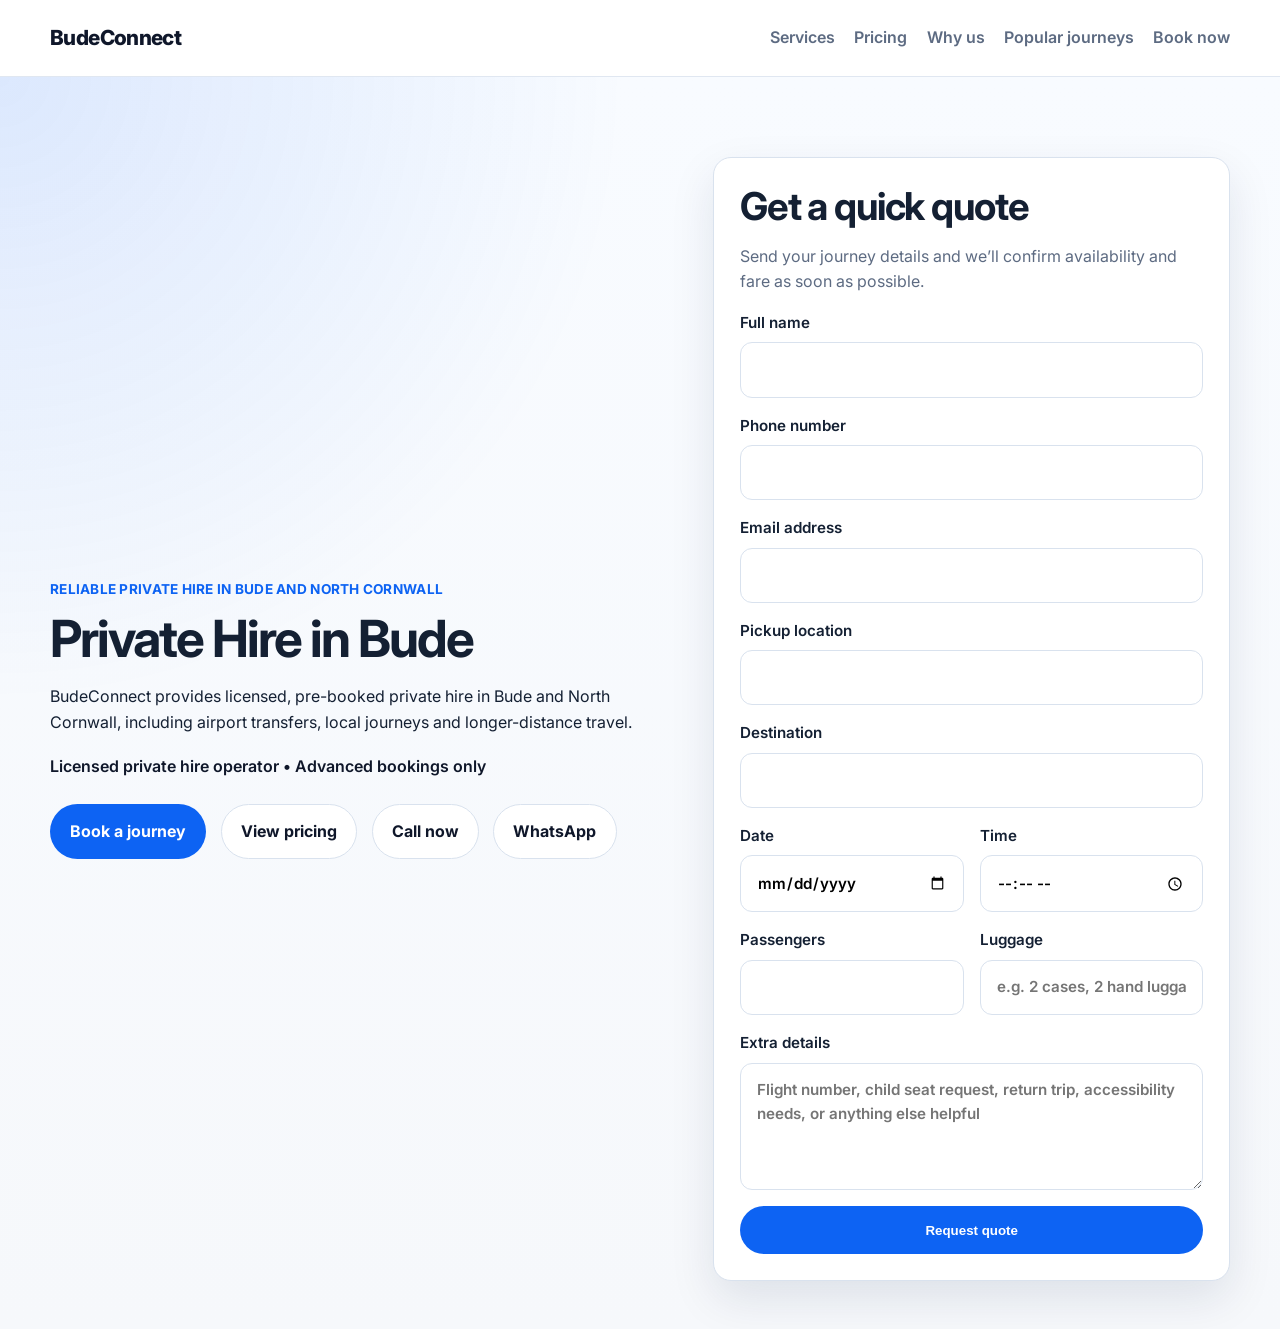
<file: index.html>
<!DOCTYPE html>
<html lang="en">
<head>
  <meta charset="UTF-8" />
  <meta name="viewport" content="width=device-width, initial-scale=1.0" />
<title>Bude Private Hire | Airport Transfers & Local Journeys | BudeConnect</title>
<meta name="description" content="Licensed private hire in Bude for airport transfers, local journeys and longer-distance travel across North Cornwall. Pre-book with BudeConnect.">
  <link rel="preconnect" href="https://fonts.googleapis.com">
  <link rel="preconnect" href="https://fonts.gstatic.com" crossorigin>
  <link href="https://fonts.googleapis.com/css2?family=Inter:wght@400;500;600;700;800&display=swap" rel="stylesheet">
  <link rel="stylesheet" href="assets/styles.css" />
</head>
<body>
  <header class="site-header">
    <div class="container nav">
      <a href="index.html" class="logo">BudeConnect</a>
      <nav>
        <a href="#services">Services</a>
        <a href="pricing.html">Pricing</a>
        <a href="#why-us">Why us</a>
        <a href="#journeys">Popular journeys</a>
        <a href="#booking">Book now</a>
      </nav>
    </div>
  </header>

  <main>
    <section class="hero">
      <div class="container hero-grid">
        <div class="hero-copy">
          <p class="eyebrow">Reliable private hire in Bude and North Cornwall</p>
         <h1>Private Hire in Bude</h1>
         <p>BudeConnect provides licensed, pre-booked private hire in Bude and North Cornwall, including airport transfers, local journeys and longer-distance travel.</p>
          <p class="hero-note">Licensed private hire operator • Advanced bookings only</p>

          <div class="hero-actions">
            <a class="btn btn-primary" href="#booking">Book a journey</a>
            <a class="btn btn-secondary" href="pricing.html">View pricing</a>
            <a class="btn btn-secondary" href="tel:07399418064">Call now</a>
            <a class="btn btn-secondary" href="https://wa.me/447399418064">WhatsApp</a>
          </div>
        </div>

        <div class="booking-card" id="booking">
          <h2>Get a quick quote</h2>
          <p>Send your journey details and we’ll confirm availability and fare as soon as possible.</p>

          <form action="https://formspree.io/f/xaqpllnl" method="POST" class="booking-form">
            <label>
              Full name
              <input type="text" name="name" required>
            </label>

            <label>
              Phone number
              <input type="tel" name="phone" required>
            </label>

            <label>
              Email address
              <input type="email" name="email">
            </label>

            <label>
              Pickup location
              <input type="text" name="pickup" required>
            </label>

            <label>
              Destination
              <input type="text" name="destination" required>
            </label>

            <div class="form-row">
              <label>
                Date
                <input type="date" name="date" required>
              </label>

              <label>
                Time
                <input type="time" name="time" required>
              </label>
            </div>

            <div class="form-row">
              <label>
                Passengers
                <input type="number" name="passengers" min="1" max="8" required>
              </label>

              <label>
                Luggage
                <input type="text" name="luggage" placeholder="e.g. 2 cases, 2 hand luggage">
              </label>
            </div>

            <label>
              Extra details
              <textarea name="message" rows="4" placeholder="Flight number, child seat request, return trip, accessibility needs, or anything else helpful"></textarea>
            </label>

            <button type="submit" class="btn btn-primary btn-full">Request quote</button>
          </form>
        </div>
      </div>
    </sect
</file>
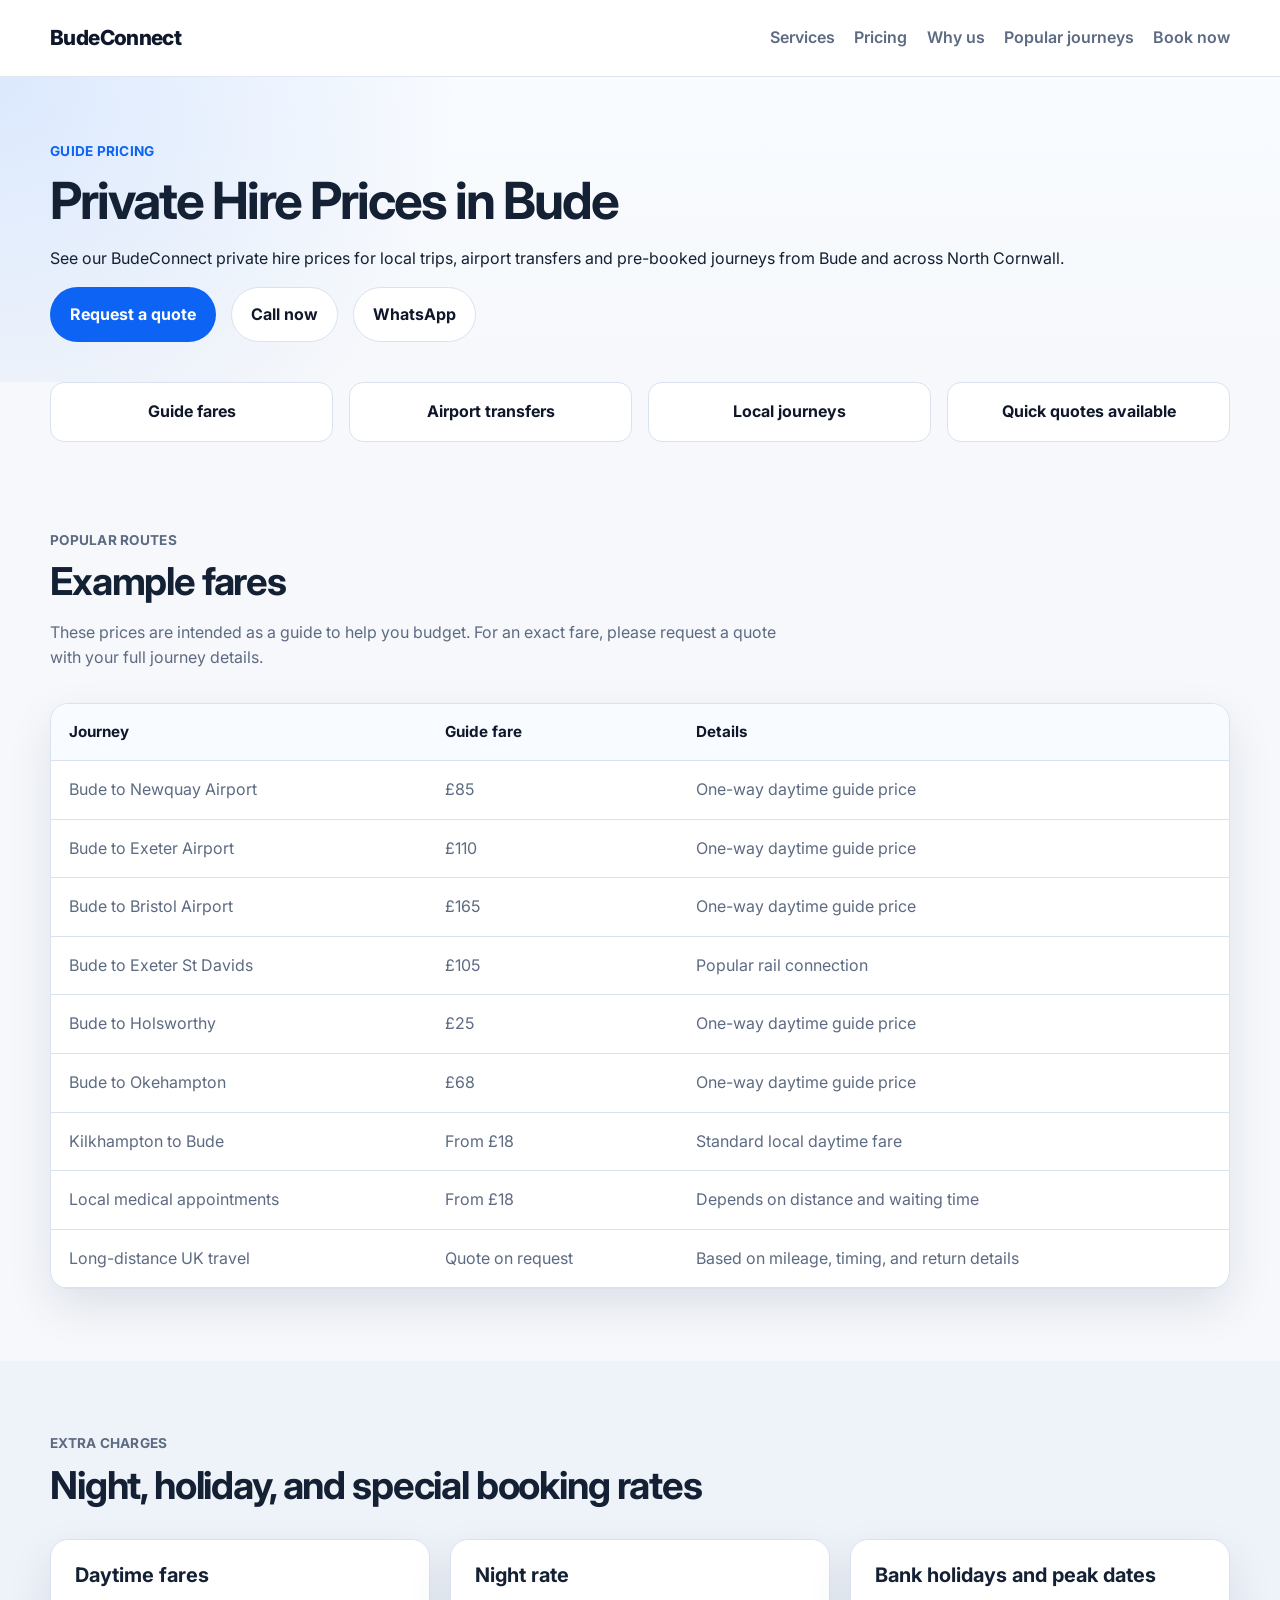
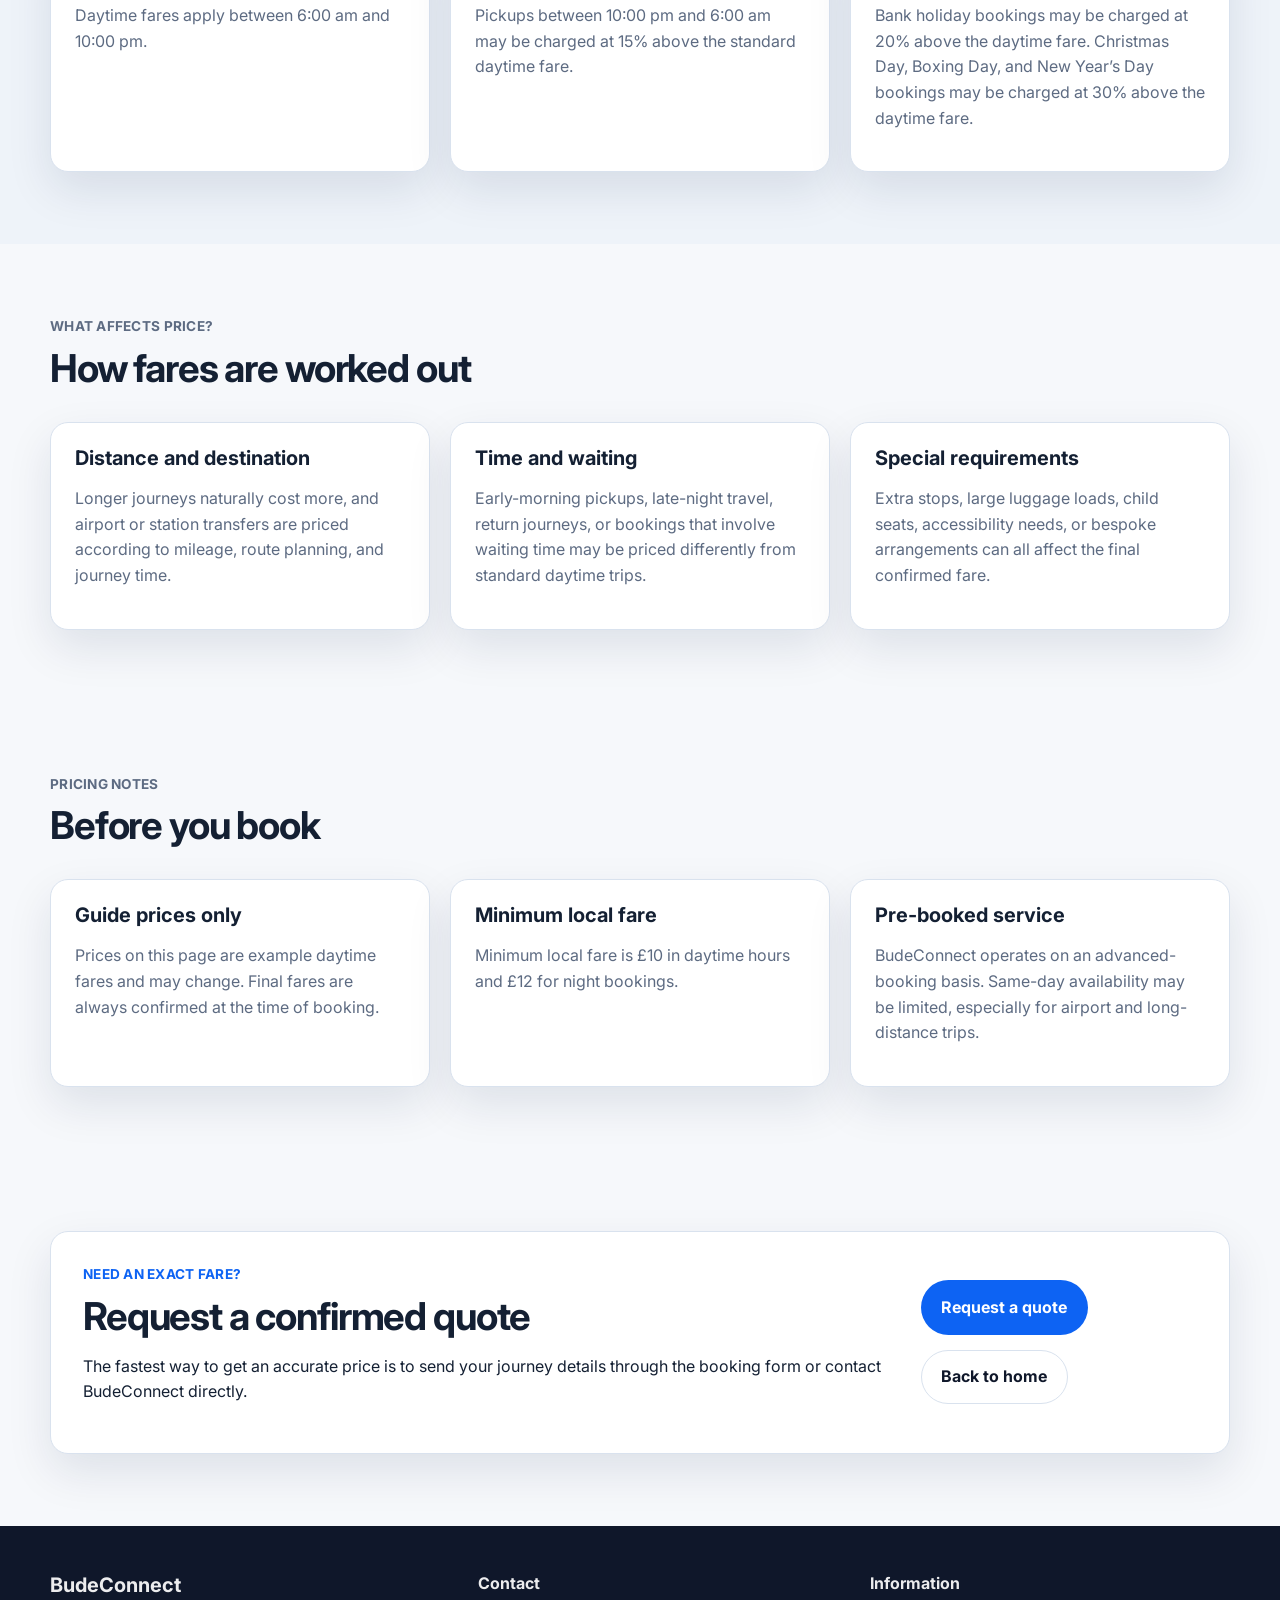
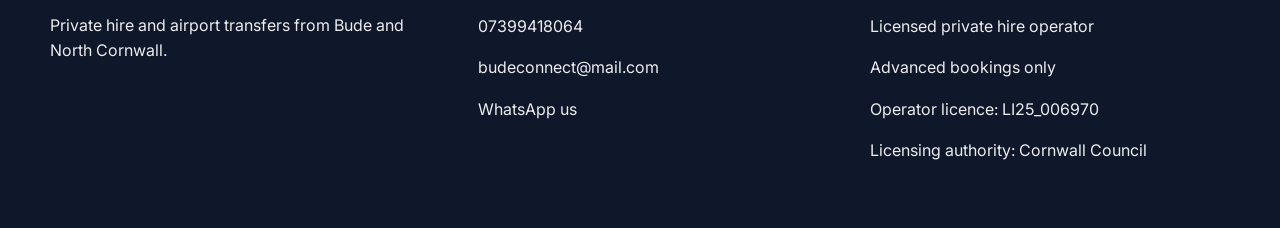
<file: pricing.html>
<!DOCTYPE html>
<html lang="en">
<head>
  <meta charset="UTF-8" />
  <meta name="viewport" content="width=device-width, initial-scale=1.0" />
  <title>Bude Private Hire Prices | BudeConnect</title>
<meta name="description" content="View BudeConnect private hire prices for local journeys, airport transfers and longer-distance travel from Bude and North Cornwall.">
  <link rel="preconnect" href="https://fonts.googleapis.com">
  <link rel="preconnect" href="https://fonts.gstatic.com" crossorigin>
  <link href="https://fonts.googleapis.com/css2?family=Inter:wght@400;500;600;700;800&display=swap" rel="stylesheet">
  <link rel="stylesheet" href="assets/styles.css" />
</head>
<body>
  <header class="site-header">
    <div class="container nav">
      <a href="index.html" class="logo">BudeConnect</a>
      <nav>
        <a href="index.html#services">Services</a>
        <a href="pricing.html">Pricing</a>
        <a href="index.html#why-us">Why us</a>
        <a href="index.html#journeys">Popular journeys</a>
        <a href="index.html#booking">Book now</a>
      </nav>
    </div>
  </header>

  <main>
    <section class="hero hero-small">
      <div class="container">
        <p class="eyebrow">Guide pricing</p>
        <h1>Private Hire Prices in Bude</h1>
<p>See our BudeConnect private hire prices for local trips, airport transfers and pre-booked journeys from Bude and across North Cornwall.</p>
        <div class="hero-actions">
          <a class="btn btn-primary" href="index.html#booking">Request a quote</a>
          <a class="btn btn-secondary" href="tel:07399418064">Call now</a>
          <a class="btn btn-secondary" href="https://wa.me/447399418064">WhatsApp</a>
        </div>
      </div>
    </section>

    <section class="trust-strip">
      <div class="container trust-items">
        <div>Guide fares</div>
        <div>Airport transfers</div>
        <div>Local journeys</div>
        <div>Quick quotes available</div>
      </div>
    </section>

    <section class="section">
      <div class="container">
        <div class="section-heading">
          <p class="eyebrow">Popular routes</p>
          <h2>Example fares</h2>
          <p>
            These prices are intended as a guide to help you budget. For an exact fare, please request a quote with your full journey details.
          </p>
        </div>

        <div class="pricing-table-wrap">
          <table class="pricing-table">
            <thead>
              <tr>
                <th>Journey</th>
                <th>Guide fare</th>
                <th>Details</th>
              </tr>
            </thead>
            <tbody>
              <tr>
                <td>Bude to Newquay Airport</td>
                <td>£85</td>
                <td>One-way daytime guide price</td>
              </tr>
              <tr>
                <td>Bude to Exeter Airport</td>
                <td>£110</td>
                <td>One-way daytime guide price</td>
              </tr>
              <tr>
                <td>Bude to Bristol Airport</td>
                <td>£165</td>
                <td>One-way daytime guide price</td>
              </tr>
              <tr>
                <td>Bude to Exeter St Davids</td>
                <td>£105</td>
                <td>Popular rail connection</td>
              </tr>
              <tr>
                <td>Bude to Holsworthy</td>
                <td>£25</td>
                <td>One-way daytime guide price</td>
              </tr>
              <tr>
                <td>Bude to Okehampton</td>
                <td>£68</td>
                <td>One-way daytime guide price</td>
              </tr>
              <tr>
                <td>Kilkhampton to Bude</td>
                <td>From £18</td>
                <td>Standard local daytime fare</td>
              </tr>
              <tr>
                <td>Local medical appointments</td>
                <td>From £18</td>
                <td>Depends on distance and waiting time</td>
              </tr>
              <tr>
                <td>Long-distance UK travel</td>
                <td>Quote on request</td>
                <td>Based on mileage, timing, and return details</td>
              </tr>
            </tbody>
          </table>
        </div>
      </div>
    </section>

    <section class="section alt">
      <div class="container">
        <div class="section-heading">
          <p class="eyebrow">Extra charges</p>
          <h2>Night, holiday, and special booking rates</h2>
        </div>

        <div class="cards">
          <article class="card">
            <h3>Daytime fares</h3>
            <p>
              Daytime fares apply between 6:00 am and 10:00 pm.
            </p>
          </article>

          <article class="card">
            <h3>Night rate</h3>
            <p>
              Pickups between 10:00 pm and 6:00 am may be charged at 15% above the standard daytime fare.
            </p>
          </article>

          <article class="card">
            <h3>Bank holidays and peak dates</h3>
            <p>
              Bank holiday bookings may be charged at 20% above the daytime fare. Christmas Day, Boxing Day, and New Year’s Day bookings may be charged at 30% above the daytime fare.
            </p>
          </article>
        </div>
      </div>
    </section>

    <section class="section">
      <div class="container">
        <div class="section-heading">
          <p class="eyebrow">What affects price?</p>
          <h2>How fares are worked out</h2>
        </div>

        <div class="cards">
          <article class="card">
            <h3>Distance and destination</h3>
            <p>
              Longer journeys naturally cost more, and airport or station transfers are priced according to mileage, route planning, and journey time.
            </p>
          </article>

          <article class="card">
            <h3>Time and waiting</h3>
            <p>
              Early-morning pickups, late-night travel, return journeys, or bookings that involve waiting time may be priced differently from standard daytime trips.
            </p>
          </article>

          <article class="card">
            <h3>Special requirements</h3>
            <p>
              Extra stops, large luggage loads, child seats, accessibility needs, or bespoke arrangements can all affect the final confirmed fare.
            </p>
          </article>
        </div>
      </div>
    </section>

    <section class="section">
      <div class="container">
        <div class="section-heading">
          <p class="eyebrow">Pricing notes</p>
          <h2>Before you book</h2>
        </div>

        <div class="cards">
          <article class="card">
            <h3>Guide prices only</h3>
            <p>
              Prices on this page are example daytime fares and may change. Final fares are always confirmed at the time of booking.
            </p>
          </article>

          <article class="card">
            <h3>Minimum local fare</h3>
            <p>
              Minimum local fare is £10 in daytime hours and £12 for night bookings.
            </p>
          </article>

          <article class="card">
            <h3>Pre-booked service</h3>
            <p>
              BudeConnect operates on an advanced-booking basis. Same-day availability may be limited, especially for airport and long-distance trips.
            </p>
          </article>
        </div>
      </div>
    </section>

    <section class="section cta-section">
      <div class="container cta-box">
        <div>
          <p class="eyebrow">Need an exact fare?</p>
          <h2>Request a confirmed quote</h2>
          <p>
            The fastest way to get an accurate price is to send your journey details through the booking form or contact BudeConnect directly.
          </p>
        </div>

        <div class="cta-actions">
          <a class="btn btn-primary" href="index.html#booking">Request a quote</a>
          <a class="btn btn-secondary" href="index.html">Back to home</a>
        </div>
      </div>
    </section>
  </main>

  <footer class="site-footer">
    <div class="container footer-grid">
      <div>
        <h3>BudeConnect</h3>
        <p>Private hire and airport transfers from Bude and North Cornwall.</p>
      </div>

      <div>
        <h4>Contact</h4>
        <p><a href="tel:07399418064">07399418064</a></p>
        <p><a href="mailto:budeconnect@mail.com">budeconnect@mail.com</a></p>
        <p><a href="https://wa.me/447399418064">WhatsApp us</a></p>
      </div>

      <div>
        <h4>Information</h4>
        <p>Licensed private hire operator</p>
        <p>Advanced bookings only</p>
        <p>Operator licence: LI25_006970</p>
        <p>Licensing authority: Cornwall Council</p>
      </div>
    </div>
  </footer>
</body>
</html>
</file>
<file: assets/styles.css>
:root {
  --bg: #f6f8fb;
  --surface: #ffffff;
  --surface-alt: #eef3f9;
  --text: #142033;
  --muted: #5d6b82;
  --primary: #0d63f3;
  --primary-dark: #094fc5;
  --accent: #0f172a;
  --border: #d9e2ee;
  --shadow: 0 18px 45px rgba(12, 30, 66, 0.10);
  --radius: 18px;
  --container: 1180px;
}

* {
  box-sizing: border-box;
}

html {
  scroll-behavior: smooth;
}

body {
  margin: 0;
  font-family: "Inter", sans-serif;
  background: var(--bg);
  color: var(--text);
  line-height: 1.6;
}

a {
  color: inherit;
  text-decoration: none;
}

img {
  max-width: 100%;
  display: block;
}

.container {
  width: min(var(--container), calc(100% - 2rem));
  margin: 0 auto;
}

.site-header {
  position: sticky;
  top: 0;
  z-index: 100;
  background: rgba(255, 255, 255, 0.92);
  backdrop-filter: blur(12px);
  border-bottom: 1px solid rgba(217, 226, 238, 0.8);
}

.nav {
  min-height: 76px;
  display: flex;
  align-items: center;
  justify-content: space-between;
  gap: 1rem;
}

.logo {
  font-size: 1.3rem;
  font-weight: 800;
  letter-spacing: -0.03em;
  color: var(--accent);
}

nav {
  display: flex;
  gap: 1.2rem;
  flex-wrap: wrap;
}

nav a {
  color: var(--muted);
  font-weight: 600;
}

nav a:hover {
  color: var(--primary);
}

.hero {
  padding: 5rem 0 3rem;
  background:
    radial-gradient(circle at top left, rgba(13, 99, 243, 0.12), transparent 35%),
    linear-gradient(180deg, #f8fbff 0%, #f6f8fb 100%);
}

.hero-small {
  padding: 4rem 0 2.5rem;
}

.hero-grid {
  display: grid;
  grid-template-columns: 1.1fr 0.9fr;
  gap: 2rem;
  align-items: center;
}

.eyebrow {
  margin: 0 0 0.5rem;
  color: var(--primary);
  font-weight: 700;
  letter-spacing: 0.02em;
  text-transform: uppercase;
  font-size: 0.85rem;
}

h1, h2, h3, h4 {
  line-height: 1.15;
  margin-top: 0;
}

h1 {
  font-size: clamp(2.3rem, 4vw, 4.2rem);
  margin-bottom: 1rem;
  letter-spacing: -0.04em;
}

h2 {
  font-size: clamp(1.8rem, 3vw, 2.7rem);
  margin-bottom: 1rem;
  letter-spacing: -0.03em;
}

h3 {
  font-size: 1.25rem;
  margin-bottom: 0.65rem;
}

.hero-text,
.section-heading p,
.card p,
.routes-note,
.site-footer p,
blockquote,
.booking-card p {
  color: var(--muted);
}

.hero-text {
  font-size: 1.08rem;
  max-width: 62ch;
}

.hero-note {
  margin: 1.2rem 0 1.5rem;
  font-weight: 600;
  color: var(--accent);
}

.hero-actions,
.cta-actions {
  display: flex;
  flex-wrap: wrap;
  gap: 0.9rem;
}

.btn {
  display: inline-flex;
  align-items: center;
  justify-content: center;
  min-height: 48px;
  padding: 0.85rem 1.2rem;
  border-radius: 999px;
  font-weight: 700;
  transition: 0.2s ease;
  border: 1px solid transparent;
}

.btn-primary {
  background: var(--primary);
  color: #fff;
}

.btn-primary:hover {
  background: var(--primary-dark);
  transform: translateY(-1px);
}

.btn-secondary {
  background: #fff;
  color: var(--accent);
  border-color: var(--border);
}

.btn-secondary:hover {
  border-color: var(--primary);
  color: var(--primary);
}

.btn-full {
  width: 100%;
}

.booking-card,
.card,
.route-card,
.cta-box,
.testimonials blockquote,
.pricing-table-wrap {
  background: var(--surface);
  border: 1px solid var(--border);
  border-radius: var(--radius);
  box-shadow: var(--shadow);
}

.booking-card {
  padding: 1.6rem;
}

.booking-form {
  display: grid;
  gap: 1rem;
  margin-top: 1rem;
}

.booking-form label {
  display: grid;
  gap: 0.45rem;
  font-size: 0.95rem;
  font-weight: 600;
}

.booking-form input,
.booking-form textarea {
  width: 100%;
  padding: 0.9rem 1rem;
  border-radius: 12px;
  border: 1px solid var(--border);
  font: inherit;
  background: #fff;
}

.booking-form input:focus,
.booking-form textarea:focus {
  outline: none;
  border-color: var(--primary);
  box-shadow: 0 0 0 4px rgba(13, 99, 243, 0.12);
}

.form-row {
  display: grid;
  grid-template-columns: 1fr 1fr;
  gap: 1rem;
}

.trust-strip {
  padding: 0 0 1rem;
}

.trust-items {
  display: grid;
  grid-template-columns: repeat(4, 1fr);
  gap: 1rem;
}

.trust-items div {
  background: var(--surface);
  border: 1px solid var(--border);
  border-radius: 14px;
  padding: 1rem;
  text-align: center;
  font-weight: 700;
  color: var(--accent);
}

.section {
  padding: 4.5rem 0;
}

.section.alt {
  background: var(--surface-alt);
}

.section-heading {
  max-width: 760px;
  margin-bottom: 2rem;
}

.cards {
  display: grid;
  grid-template-columns: repeat(3, 1fr);
  gap: 1.25rem;
}

.card {
  padding: 1.5rem;
}

.route-grid {
  display: grid;
  grid-template-columns: repeat(3, 1fr);
  gap: 1rem;
}

.route-card {
  padding: 1.15rem;
  font-weight: 700;
  text-align: center;
}

.routes-note {
  margin-top: 1rem;
}

.testimonials {
  display: grid;
  grid-template-columns: repeat(3, 1fr);
  gap: 1.25rem;
}

.testimonials blockquote {
  margin: 0;
  padding: 1.5rem;
  font-size: 1rem;
}

.pricing-table-wrap {
  overflow-x: auto;
}

.pricing-table {
  width: 100%;
  border-collapse: collapse;
  min-width: 700px;
}

.pricing-table th,
.pricing-table td {
  padding: 1rem 1.1rem;
  text-align: left;
  border-bottom: 1px solid var(--border);
}

.pricing-table th {
  background: #f8fbff;
  color: var(--accent);
  font-size: 0.95rem;
}

.pricing-table td {
  color: var(--muted);
}

.pricing-table tbody tr:hover {
  background: #fafcff;
}

.cta-box {
  padding: 2rem;
  display: flex;
  justify-content: space-between;
  align-items: center;
  gap: 1.5rem;
}

.site-footer {
  background: #0f172a;
  color: rgba(255, 255, 255, 0.92);
  padding: 3rem 0;
}

.site-footer p,
.site-footer a,
.site-footer h3,
.site-footer h4 {
  color: inherit;
}

.footer-grid {
  display: grid;
  grid-template-columns: 1.1fr 1fr 1fr;
  gap: 2rem;
}

@media (max-width: 980px) {
  .hero-grid,
  .cards,
  .route-grid,
  .testimonials,
  .footer-grid,
  .trust-items,
  .cta-box {
    grid-template-columns: 1fr;
  }

  .cta-box {
    display: grid;
  }
}

@media (max-width: 720px) {
  .nav {
    padding: 0.8rem 0;
    align-items: flex-start;
    flex-direction: column;
  }

  .hero {
    padding-top: 3.5rem;
  }

  .form-row {
    grid-template-columns: 1fr;
  }

  h1 {
    font-size: 2.3rem;
  }

  .hero-actions,
  .cta-actions {
    flex-direction: column;
  }

  .btn {
    width: 100%;
  }
}
</file>
